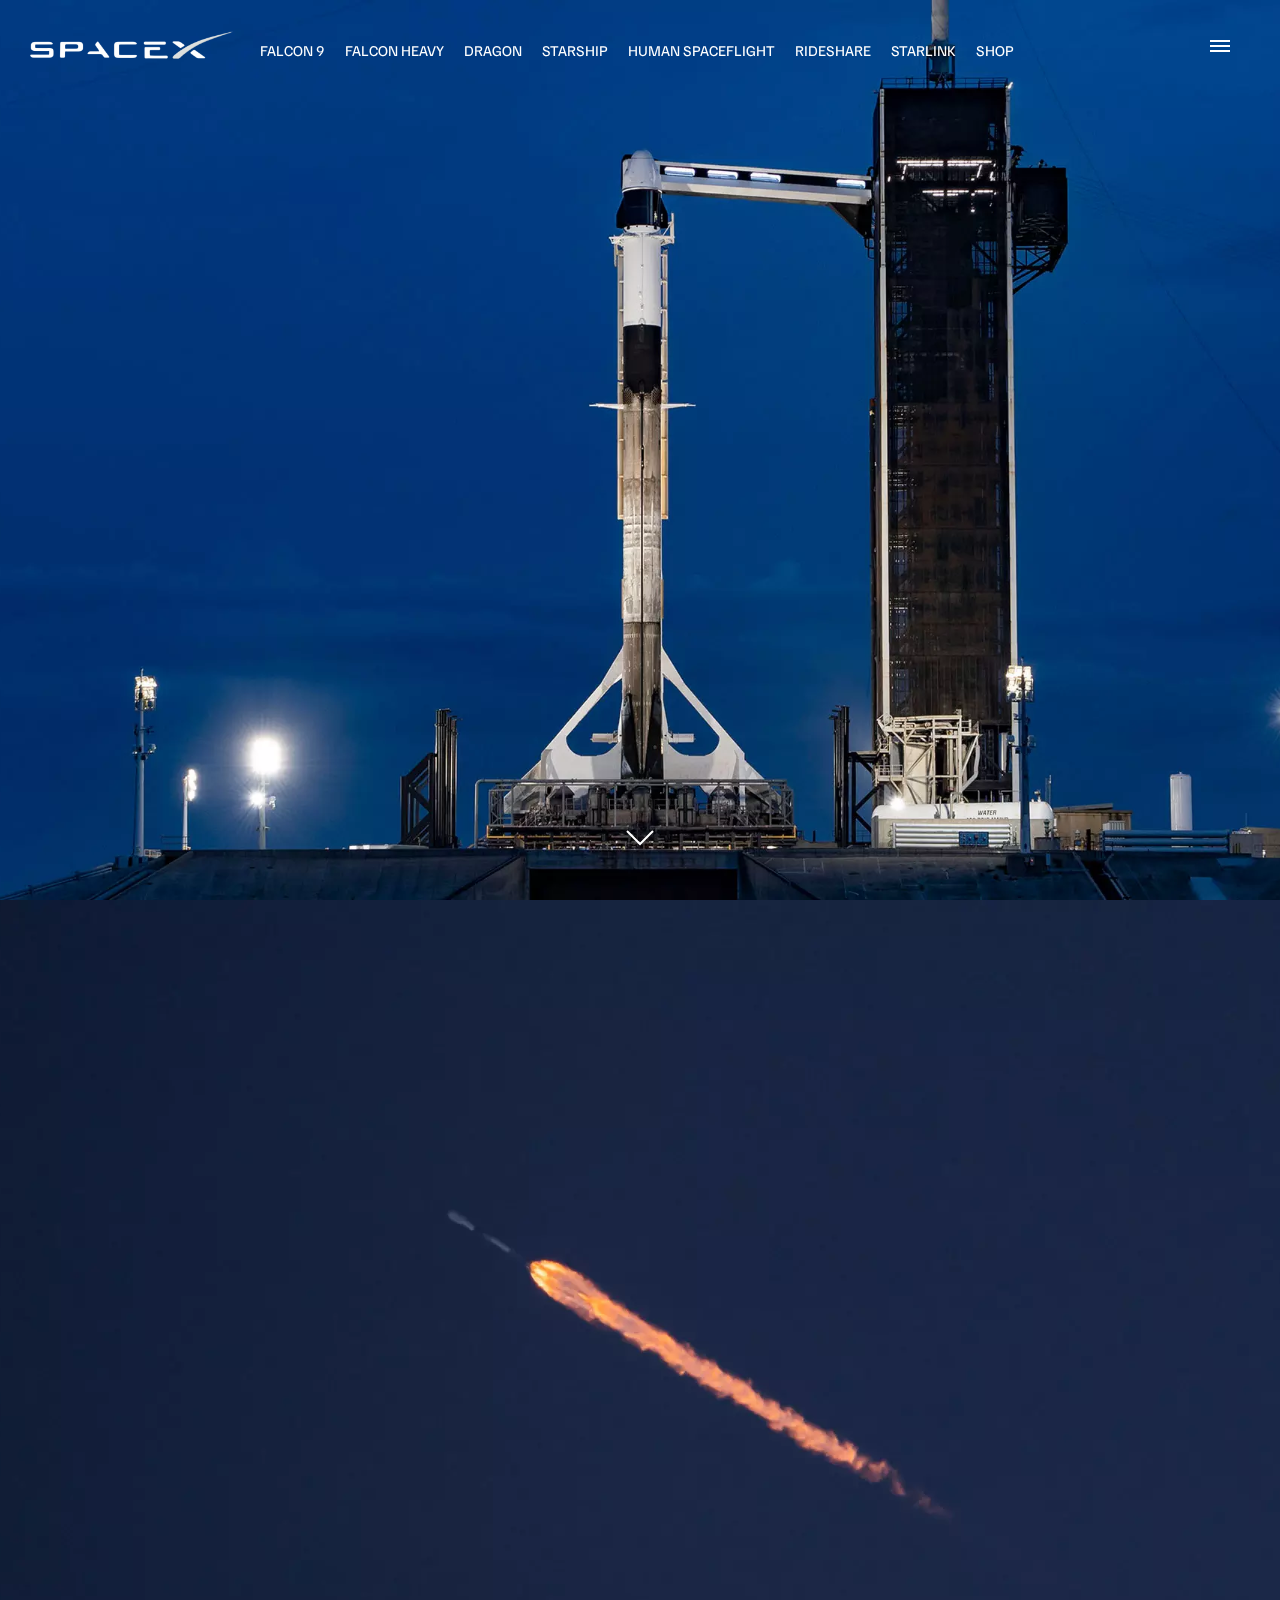
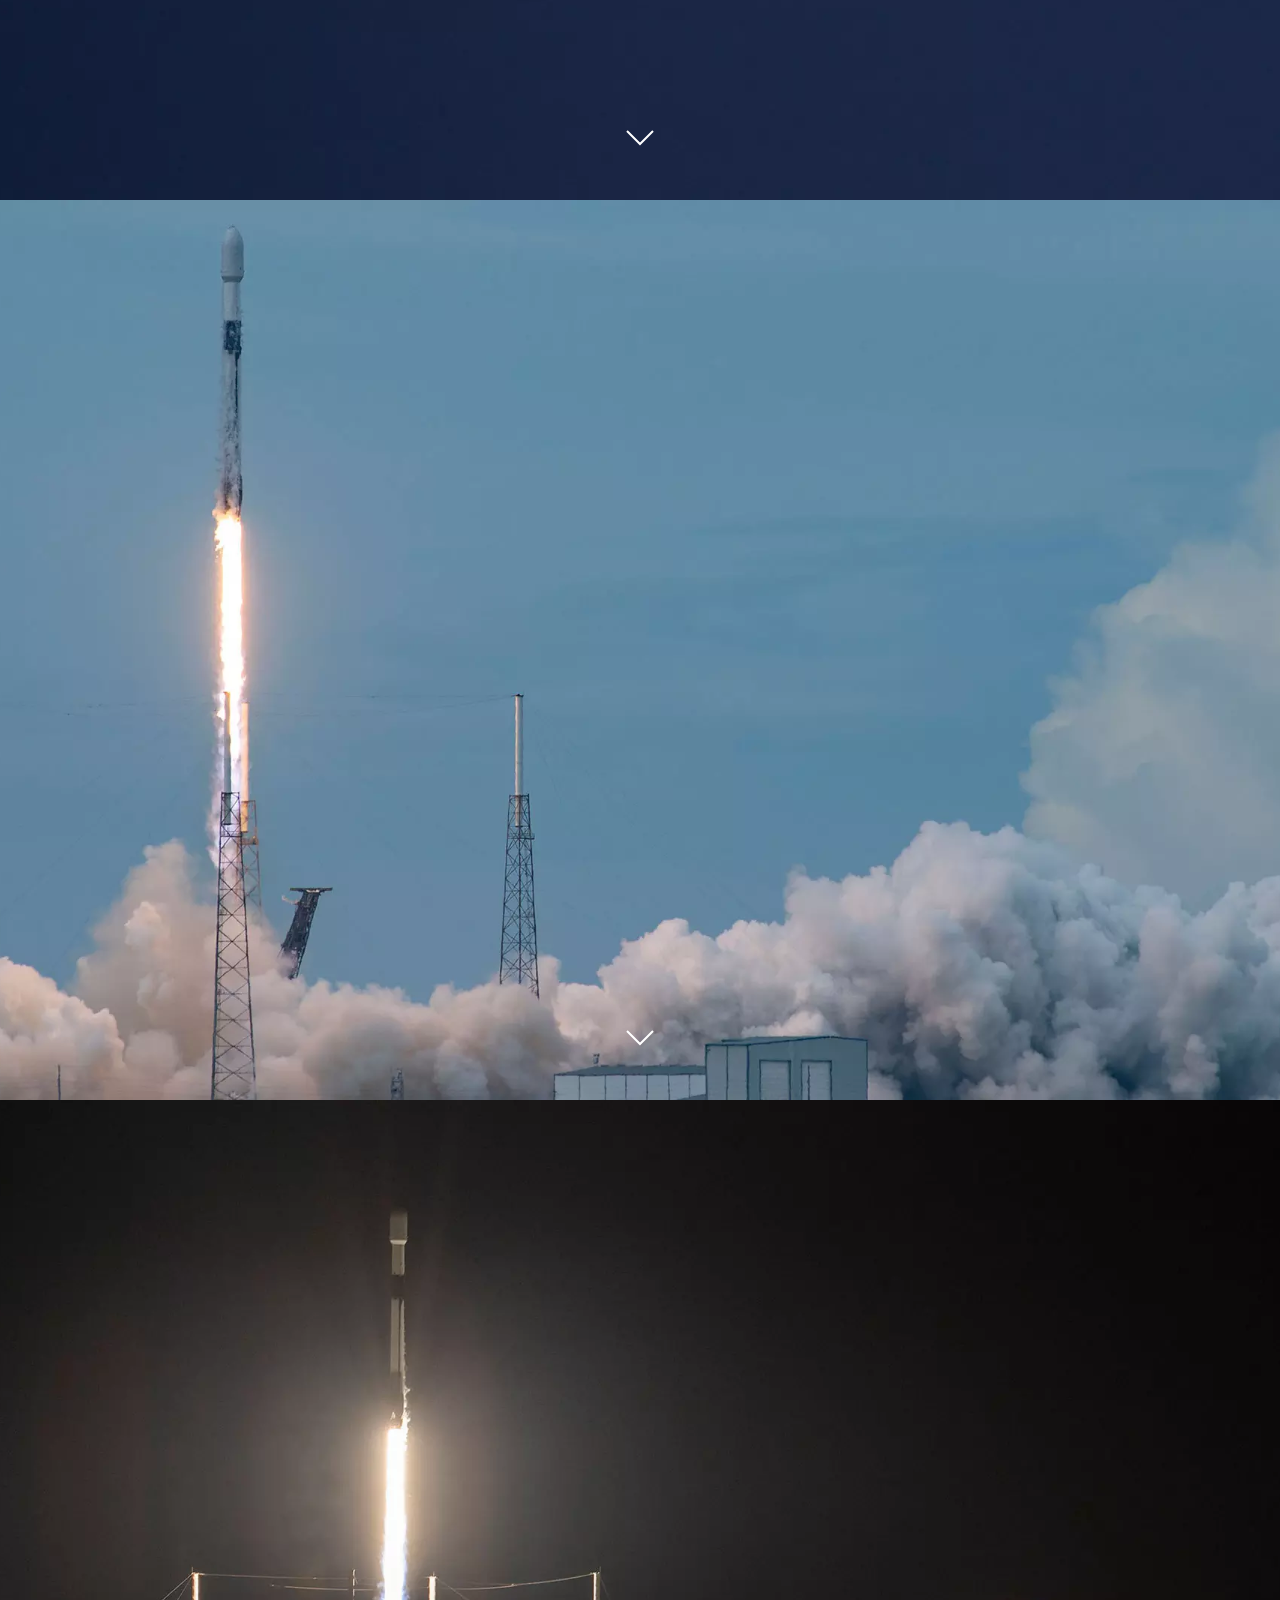
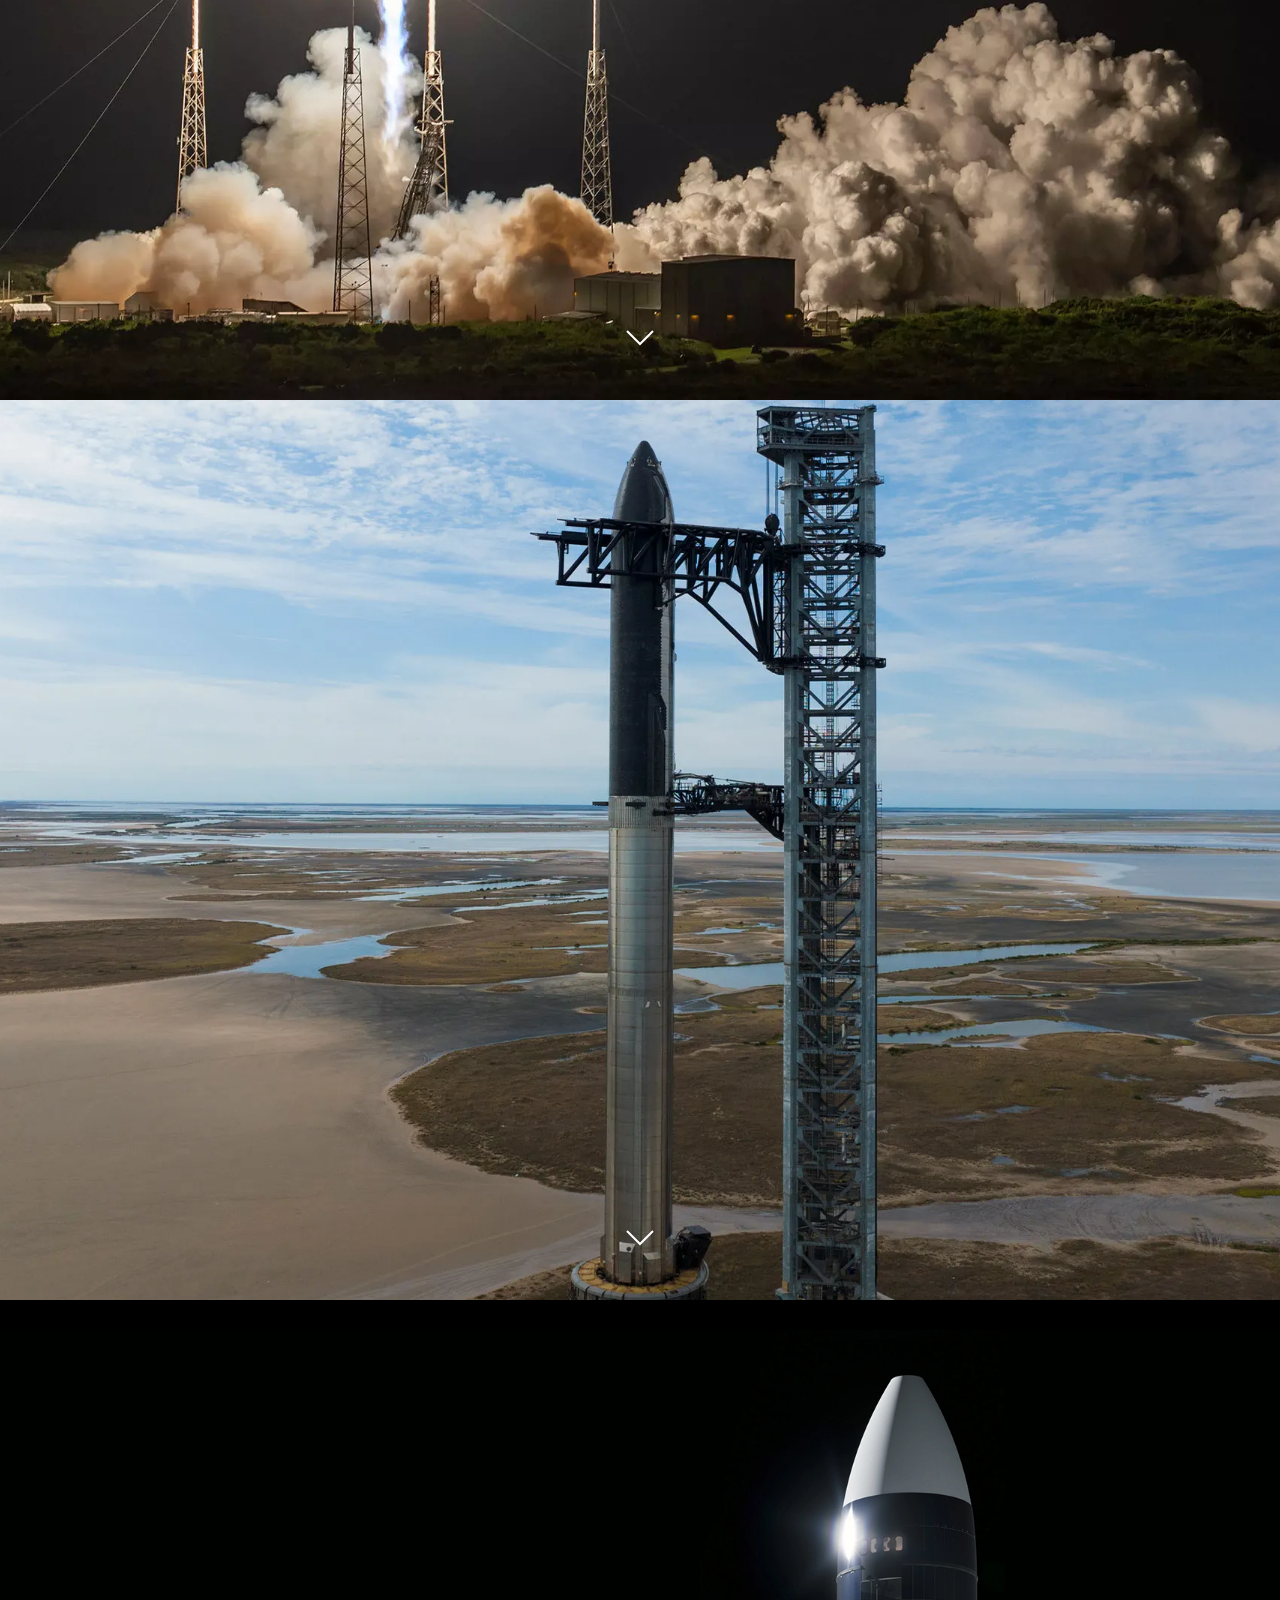
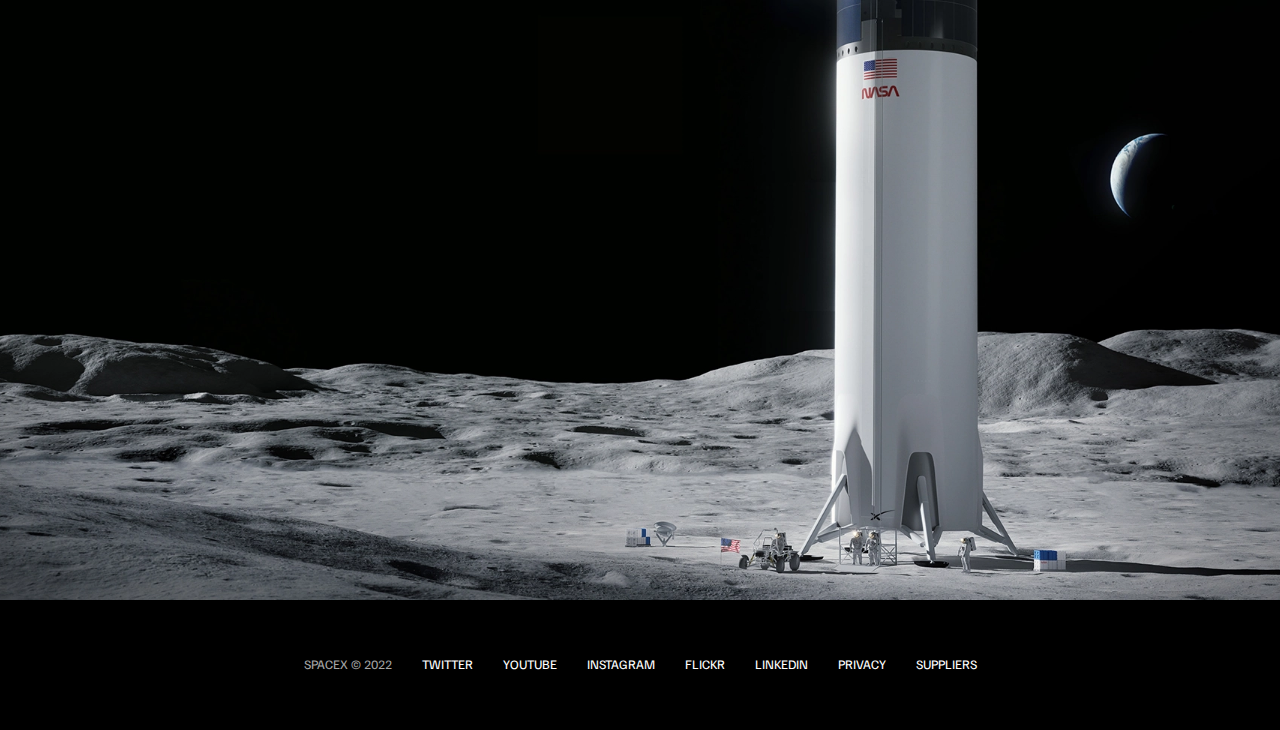
<file: index.html>
<!DOCTYPE html>
<html lang="en">
<head>
    <meta charset="UTF-8">
    <meta name="viewport" content="width=device-width, initial-scale=1.0">
    <link rel="stylesheet" href="style.css">
    <script src="script.js" defer></script>
    <title>SpaceX</title>
</head>
<body>
    <!-- Overlay -->
    <div id="overlay"></div>
    <div id="mobile-menu" class="mobile-main-menu">
        <nav>
            <ul>
                <li><a href="#">Mission</a></li>
                <li><a href="#">Launches</a></li>
                <li><a href="#">Careers</a></li>
                <li><a href="#">Updates</a></li>
                <li><a href="#">Shop</a></li>
                <li class="mobile-only"><a href="falcon9.html">Falcon 9</a></li>
                <li class="mobile-only"><a href="falcon-heavy.html">Falcon Heavy</a></li>
                <li class="mobile-only"><a href="dragon.html">Dragon</a></li>
                <li class="mobile-only"><a href="#">Starship</a></li>
                <li class="mobile-only"><a href="#">Human Spaceflight</a></li>
                <li class="mobile-only"><a href="#">Rideshare</a></li>
                <li class="mobile-only"><a href="#">Starlink</a></li>
            </ul>
        </nav>
    </div>
    <!-- Header -->
    <header id="main-header">
        <div class="container">
            <div id="logo">
                <a href="index.html">
                    <img src="img/logo.png" alt="SpaceX Logo">
                </a>
            </div>
            <nav id="desktop-main-menu">
                <ul>
                    <li><a href="falcon9.html">Falcon 9</a></li>
                    <li><a href="falcon-heavy.html">Falcon Heavy</a></li>
                    <li><a href="dragon.html">Dragon</a></li>
                    <li><a href="#">Starship</a></li>
                    <li><a href="#">Human Spaceflight</a></li>
                    <li><a href="#">Rideshare</a></li>
                    <li><a href="#">Starlink</a></li>
                    <li><a href="#">Shop</a></li>
                </ul>
            </nav>
        </div>
    </header>

    <button id="menu-btn" class="hamburger" type="button">
        <span class="hamburger-top"></span>
        <span class="hamburger-mid"></span>
        <span class="hamburger-bot"></span>
    </button>

    <!-- Section A -->
    <section id="section-a">
        <div class="section-inner inner-animate">
            <p>Upcoming Launch</p>
            <h1>CRS-25 Mission</h1>
            <a href="#" class="btn">Rewatch</a>
        </div>

        <div class="scroll-arrow">
            <svg width="30px" height="20px">
                <path
                    stroke="#ffffff"
                    fill="none"
                    stroke-width="2px"
                    d="M2.000,5.000 L15.000,18.000 L28.000,5.000"
                ></path>
            </svg>
        </div>
    </section>

    <!-- Section B -->
    <section id="section-b">
        <div class="section-inner">
            <p>Recent Launch</p>
            <h1>Starlink Mission</h1>
            <a href="#" class="btn">Rewatch</a>
        </div>

        <div class="scroll-arrow">
            <svg width="30px" height="20px">
                <path
                    stroke="#ffffff"
                    fill="none"
                    stroke-width="2px"
                    d="M2.000,5.000 L15.000,18.000 L28.000,5.000"
                ></path>
            </svg>
        </div>
    </section>

    <!-- Section C -->
    <section id="section-c">
        <div class="section-inner">
            <p>Recent Mission</p>
            <h1>SES-22 Mission</h1>
            <a href="#" class="btn">Rewatch</a>
        </div>

        <div class="scroll-arrow">
            <svg width="30px" height="20px">
                <path
                    stroke="#ffffff"
                    fill="none"
                    stroke-width="2px"
                    d="M2.000,5.000 L15.000,18.000 L28.000,5.000"
                ></path>
            </svg>
        </div>
    </section>

    <!-- Section D -->
    <section id="section-d">
        <div class="section-inner">
            <p>Recent Launch</p>
            <h1>Globalstar FM15 Mission</h1>
            <a href="#" class="btn">Rewatch</a>
        </div>

        <div class="scroll-arrow">
            <svg width="30px" height="20px">
                <path
                    stroke="#ffffff"
                    fill="none"
                    stroke-width="2px"
                    d="M2.000,5.000 L15.000,18.000 L28.000,5.000"
                ></path>
            </svg>
        </div>
    </section>

    <!-- Section E -->
    <section id="section-e">
        <div class="section-inner">
            <h1>Starship Update</h1>
            <a href="#" class="btn">Rewatch</a>
        </div>

        <div class="scroll-arrow">
            <svg width="30px" height="20px">
                <path
                    stroke="#ffffff"
                    fill="none"
                    stroke-width="2px"
                    d="M2.000,5.000 L15.000,18.000 L28.000,5.000"
                ></path>
            </svg>
        </div>
    </section>

    <!-- Section F -->
    <section id="section-f">
        <div class="section-inner">
            <h1>Starship to add NASA astronauts on the moon</h1>
            <a href="#" class="btn">Rewatch</a>
        </div>
    </section>

    <!-- Footer -->
    <footer id="main-footer">
        <ul>
            <li id="copyright">Spacex &copy; 2022</li>
            <li><a href="#">Twitter</a></li>
            <li><a href="#">Youtube</a></li>
            <li><a href="#">Instagram</a></li>
            <li><a href="#">Flickr</a></li>
            <li><a href="#">Linkedin</a></li>
            <li><a href="#">Privacy</a></li>
            <li><a href="#">Suppliers</a></li>
        </ul>
    </footer>
</body>
</html>
</file>
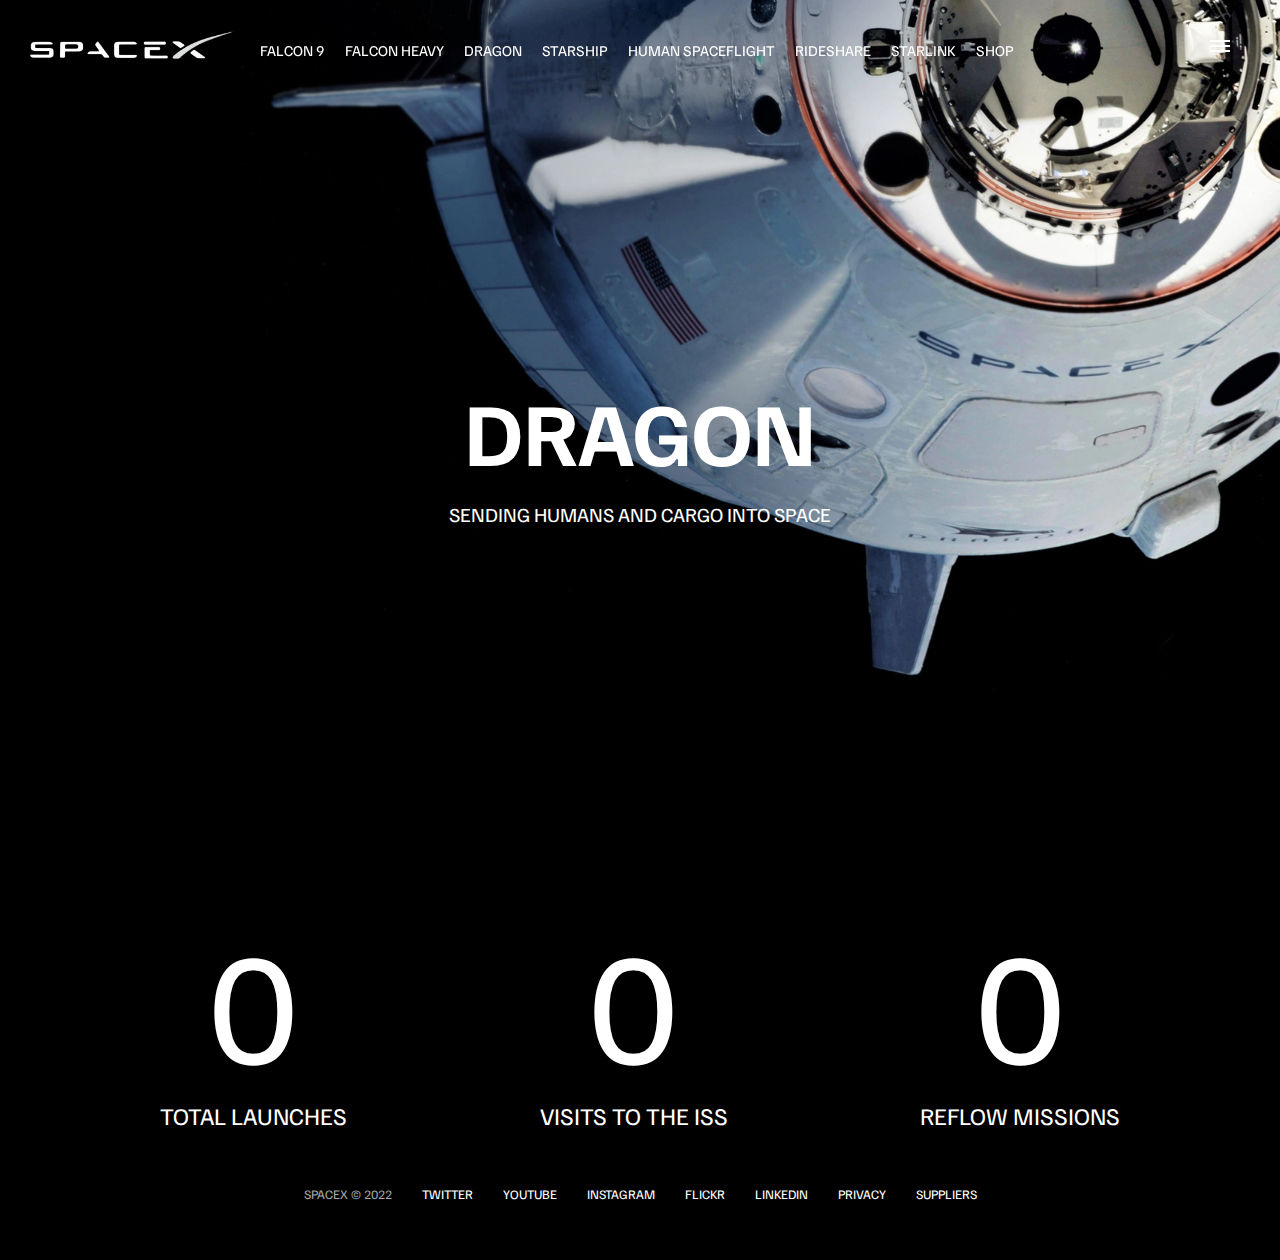
<file: dragon.html>
<!DOCTYPE html>
<html lang="en">
<head>
    <meta charset="UTF-8">
    <meta name="viewport" content="width=device-width, initial-scale=1.0">
    <link rel="stylesheet" href="style.css">
    <script src="script.js" defer></script>
    <title>SpaceX -  Dragon</title>
</head>
<body>
    <!-- Overlay -->
    <div id="overlay"></div>
    <div id="mobile-menu" class="mobile-main-menu">
        <nav>
            <ul>
                <li><a href="#">Mission</a></li>
                <li><a href="#">Launches</a></li>
                <li><a href="#">Careers</a></li>
                <li><a href="#">Updates</a></li>
                <li><a href="#">Shop</a></li>
                <li class="mobile-only"><a href="falcon9.html">Falcon 9</a></li>
                <li class="mobile-only"><a href="falcon-heavy.html">Falcon Heavy</a></li>
                <li class="mobile-only"><a href="dragon.html">Dragon</a></li>
                <li class="mobile-only"><a href="#">Starship</a></li>
                <li class="mobile-only"><a href="#">Human Spaceflight</a></li>
                <li class="mobile-only"><a href="#">Rideshare</a></li>
                <li class="mobile-only"><a href="#">Starlink</a></li>
            </ul>
        </nav>
    </div>
    <!-- Header -->
    <header id="main-header">
        <div class="container">
            <div id="logo">
                <a href="index.html">
                    <img src="img/logo.png" alt="SpaceX Logo">
                </a>
            </div>
            <nav id="desktop-main-menu">
                <ul>
                    <li><a href="falcon9.html">Falcon 9</a></li>
                    <li><a href="falcon-heavy.html">Falcon Heavy</a></li>
                    <li><a href="dragon.html">Dragon</a></li>
                    <li><a href="#">Starship</a></li>
                    <li><a href="#">Human Spaceflight</a></li>
                    <li><a href="#">Rideshare</a></li>
                    <li><a href="#">Starlink</a></li>
                    <li><a href="#">Shop</a></li>
                </ul>
            </nav>
        </div>
    </header>

    <button id="menu-btn" class="hamburger" type="button">
        <span class="hamburger-top"></span>
        <span class="hamburger-mid"></span>
        <span class="hamburger-bot"></span>
    </button>

    <!-- Section -->
    <section id="section-dragon" class="section-animate">  
    </section>
    <div class="section-inner-center">
        <h1>Dragon</h1>
        <p>Sending humans and cargo into space</p>
    </div>

    <!-- Stats -->
    <div id="stats">
        <div>
            <span class="counter" data-target="34">0</span>
            <h4>Total Launches</h4>
        </div>
        <div>
            <span class="counter" data-target="31">0</span>
            <h4>Visits to the ISS</h4>
        </div>
        <div>
            <span class="counter" data-target="13">0</span>
            <h4>Reflow Missions</h4>
        </div>
    </div>

     <!-- Footer -->
     <footer id="main-footer">
        <ul>
            <li id="copyright">Spacex &copy; 2022</li>
            <li><a href="#">Twitter</a></li>
            <li><a href="#">Youtube</a></li>
            <li><a href="#">Instagram</a></li>
            <li><a href="#">Flickr</a></li>
            <li><a href="#">Linkedin</a></li>
            <li><a href="#">Privacy</a></li>
            <li><a href="#">Suppliers</a></li>
        </ul>
    </footer>
</body>
</html>
</file>
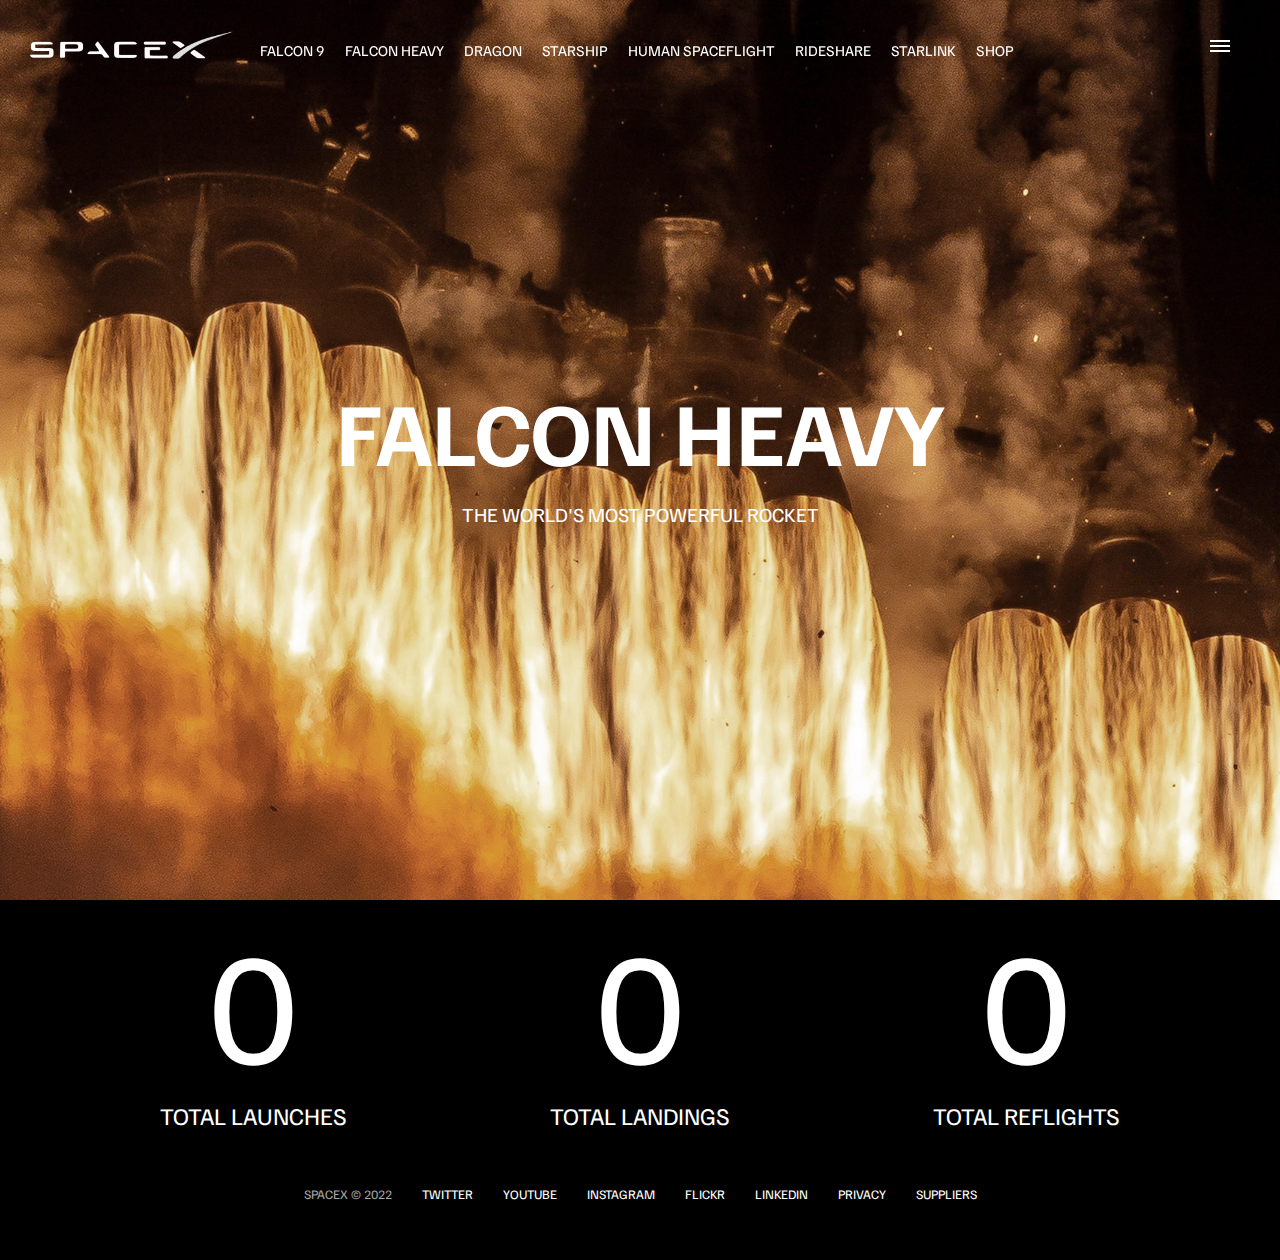
<file: falcon-heavy.html>
<!DOCTYPE html>
<html lang="en">
<head>
    <meta charset="UTF-8">
    <meta name="viewport" content="width=device-width, initial-scale=1.0">
    <link rel="stylesheet" href="style.css">
    <script src="script.js" defer></script>
    <title>SpaceX -  Falcon Heavy</title>
</head>
<body>
    <!-- Overlay -->
    <div id="overlay"></div>
    <div id="mobile-menu" class="mobile-main-menu">
        <nav>
            <ul>
                <li><a href="#">Mission</a></li>
                <li><a href="#">Launches</a></li>
                <li><a href="#">Careers</a></li>
                <li><a href="#">Updates</a></li>
                <li><a href="#">Shop</a></li>
                <li class="mobile-only"><a href="falcon9.html">Falcon 9</a></li>
                <li class="mobile-only"><a href="falcon-heavy.html">Falcon Heavy</a></li>
                <li class="mobile-only"><a href="dragon.html">Dragon</a></li>
                <li class="mobile-only"><a href="#">Starship</a></li>
                <li class="mobile-only"><a href="#">Human Spaceflight</a></li>
                <li class="mobile-only"><a href="#">Rideshare</a></li>
                <li class="mobile-only"><a href="#">Starlink</a></li>
            </ul>
        </nav>
    </div>
    <!-- Header -->
    <header id="main-header">
        <div class="container">
            <div id="logo">
                <a href="index.html">
                    <img src="img/logo.png" alt="SpaceX Logo">
                </a>
            </div>
            <nav id="desktop-main-menu">
                <ul>
                    <li><a href="falcon9.html">Falcon 9</a></li>
                    <li><a href="falcon-heavy.html">Falcon Heavy</a></li>
                    <li><a href="dragon.html">Dragon</a></li>
                    <li><a href="#">Starship</a></li>
                    <li><a href="#">Human Spaceflight</a></li>
                    <li><a href="#">Rideshare</a></li>
                    <li><a href="#">Starlink</a></li>
                    <li><a href="#">Shop</a></li>
                </ul>
            </nav>
        </div>
    </header>

    <button id="menu-btn" class="hamburger" type="button">
        <span class="hamburger-top"></span>
        <span class="hamburger-mid"></span>
        <span class="hamburger-bot"></span>
    </button>

    <!-- Section -->
    <section id="section-falcon-heavy" class="section-animate">  
    </section>
    <div class="section-inner-center">
        <h1>Falcon Heavy</h1>
        <p>The World's Most Powerful Rocket</p>
    </div>

    <!-- Stats -->
    <div id="stats">
        <div>
            <span class="counter" data-target="3">0</span>
            <h4>Total Launches</h4>
        </div>
        <div>
            <span class="counter" data-target="7">0</span>
            <h4>Total Landings</h4>
        </div>
        <div>
            <span class="counter" data-target="4">0</span>
            <h4>Total Reflights</h4>
        </div>
    </div>

     <!-- Footer -->
     <footer id="main-footer">
        <ul>
            <li id="copyright">Spacex &copy; 2022</li>
            <li><a href="#">Twitter</a></li>
            <li><a href="#">Youtube</a></li>
            <li><a href="#">Instagram</a></li>
            <li><a href="#">Flickr</a></li>
            <li><a href="#">Linkedin</a></li>
            <li><a href="#">Privacy</a></li>
            <li><a href="#">Suppliers</a></li>
        </ul>
    </footer>
</body>
</html>
</file>
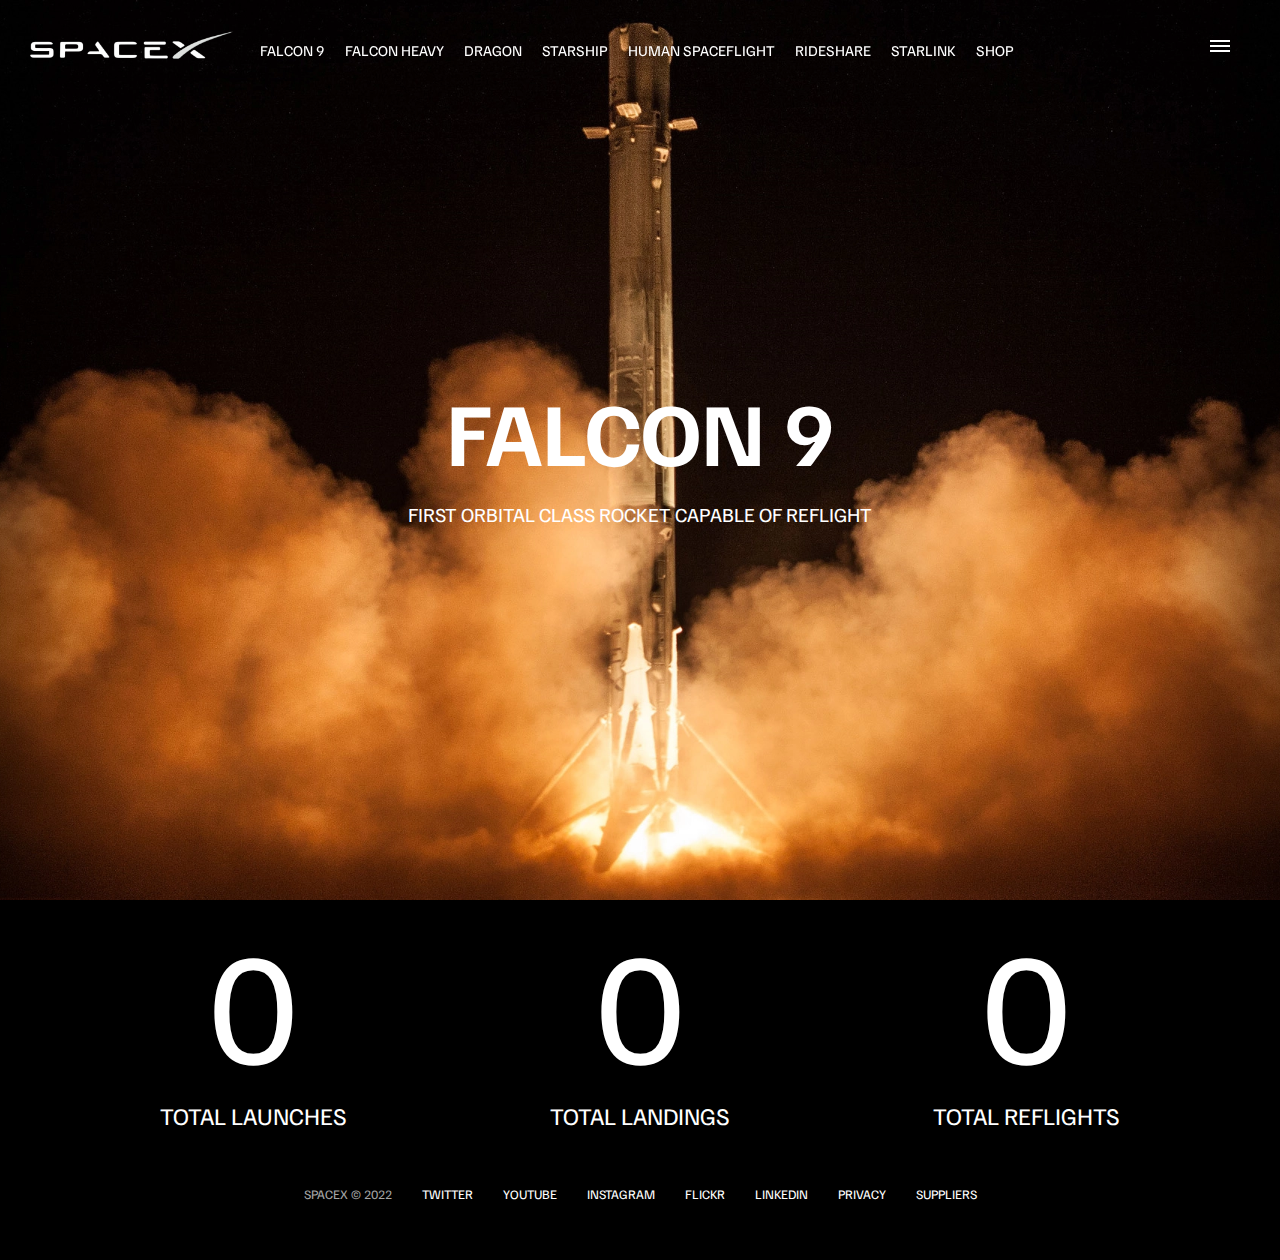
<file: falcon9.html>
<!DOCTYPE html>
<html lang="en">
<head>
    <meta charset="UTF-8">
    <meta name="viewport" content="width=device-width, initial-scale=1.0">
    <link rel="stylesheet" href="style.css">
    <script src="script.js" defer></script>
    <title>SpaceX -  Falcon 9</title>
</head>
<body>
    <!-- Overlay -->
    <div id="overlay"></div>
    <div id="mobile-menu" class="mobile-main-menu">
        <nav>
            <ul>
                <li><a href="#">Mission</a></li>
                <li><a href="#">Launches</a></li>
                <li><a href="#">Careers</a></li>
                <li><a href="#">Updates</a></li>
                <li><a href="#">Shop</a></li>
                <li class="mobile-only"><a href="falcon9.html">Falcon 9</a></li>
                <li class="mobile-only"><a href="falcon-heavy.html">Falcon Heavy</a></li>
                <li class="mobile-only"><a href="dragon.html">Dragon</a></li>
                <li class="mobile-only"><a href="#">Starship</a></li>
                <li class="mobile-only"><a href="#">Human Spaceflight</a></li>
                <li class="mobile-only"><a href="#">Rideshare</a></li>
                <li class="mobile-only"><a href="#">Starlink</a></li>
            </ul>
        </nav>
    </div>
    <!-- Header -->
    <header id="main-header">
        <div class="container">
            <div id="logo">
                <a href="index.html">
                    <img src="img/logo.png" alt="SpaceX Logo">
                </a>
            </div>
            <nav id="desktop-main-menu">
                <ul>
                    <li><a href="falcon9.html">Falcon 9</a></li>
                    <li><a href="falcon-heavy.html">Falcon Heavy</a></li>
                    <li><a href="dragon.html">Dragon</a></li>
                    <li><a href="#">Starship</a></li>
                    <li><a href="#">Human Spaceflight</a></li>
                    <li><a href="#">Rideshare</a></li>
                    <li><a href="#">Starlink</a></li>
                    <li><a href="#">Shop</a></li>
                </ul>
            </nav>
        </div>
    </header>

    <button id="menu-btn" class="hamburger" type="button">
        <span class="hamburger-top"></span>
        <span class="hamburger-mid"></span>
        <span class="hamburger-bot"></span>
    </button>

    <!-- Section -->
    <section id="section-falcon-9" class="section-animate">  
    </section>
    <div class="section-inner-center">
        <h1>Falcon 9</h1>
        <p>First Orbital Class Rocket Capable of Reflight</p>
    </div>

    <!-- Stats -->
    <div id="stats">
        <div>
            <span class="counter" data-target="3">0</span>
            <h4>Total Launches</h4>
        </div>
        <div>
            <span class="counter" data-target="7">0</span>
            <h4>Total Landings</h4>
        </div>
        <div>
            <span class="counter" data-target="4">0</span>
            <h4>Total Reflights</h4>
        </div>
    </div>

     <!-- Footer -->
     <footer id="main-footer">
        <ul>
            <li id="copyright">Spacex &copy; 2022</li>
            <li><a href="#">Twitter</a></li>
            <li><a href="#">Youtube</a></li>
            <li><a href="#">Instagram</a></li>
            <li><a href="#">Flickr</a></li>
            <li><a href="#">Linkedin</a></li>
            <li><a href="#">Privacy</a></li>
            <li><a href="#">Suppliers</a></li>
        </ul>
    </footer>
</body>
</html>
</file>
<file: style.css>
@import url('https://fonts.googleapis.com/css2?family=Familjen+Grotesk:wght@500;600;700&display=swap');

*, *::before, *::after{
    margin: 0;
    padding: 0;
    box-sizing: border-box;
}

body{
    font-family: 'Familjen Grotesk', sans-serif;
    background-color: #000;
    color: #fff;
}

a{
    text-decoration: none;
    color: #fff;
}

ul{
    list-style: none;
}

/* Animations */
@keyframes slideInFromBottom{
    0%{
        opacity: 0%;
        transform: translateY(100px);
    }
    100%{
        opacity: 100%;
        transform: translateY(0);
    }
}

@keyframes fadeIn{
    0%{
        opacity: 0;
    }
    100%{
        opacity: 1;
    }
}

/* @keyframes lightened{
    0%{
        background-color: rgba(0,0,0,0.5);
    }
    100%{
        background-color: rgba(0,0,0,0);
    }
} */

@keyframes fadeBounce{
    0%, 100%{
        opacity: 0;
        transform: translate(-50%, 0);
    }
    25%{
        opacity: 1;
        transform: translate(-50%, 0);
    }
    60%{
        opacity: 1;
        transform: translate(-50%, 15px);
    }
    75%{
        opacity: 0;
        transform: translate(-50%, 15px);
    }

}

/* General */
.container{
    max-width: 1400px;
    margin: 0 auto;
    padding: 0 30px;
}

section{
    position: relative;
    height: 100vh;
    background-position: center center;
    background-repeat: no-repeat;
    background-size: cover;
    text-transform: uppercase;
}

.btn{
    position: relative;
    display: inline-block;
    border: 2px #fff solid;
    text-align: center;
    min-width: 130px;
    padding: 15px 50px;
    margin-top: 10px;
    text-transform: uppercase;
    font-weight: bold;
    z-index: 2;
    transition: color 0.2s ease-out;
}

/* Header */
#main-header{
    position: fixed;
    top: 0;
    left: 0;
    width: 100%;
    font-size: 15px;
    text-transform: uppercase;
    z-index: 3;
}

.header-hidden {
    opacity: 0;
    transition: opacity 0.3s;
    pointer-events: none;
}

.header-shown {
    opacity: 1;
    transition: opacity 0.3s;
}

#main-header .container{
    display: flex;
    align-items: center;
    max-width: 1400px;
    margin: 0 auto;
    height: 100px;
}

#main-header ul{
    display: flex;
    flex-wrap: wrap;
    text-align: center;
}

#main-header ul a{
    position: relative;
    margin-left: 20px;
    padding-bottom: 2px;
}

#logo{
    width: 210px;
    height: auto;
}

#logo img{
    display: block;
    width: 100%;
}

#desktop-main-menu ul a::after{
    content: '';
    position: absolute;
    bottom: 0;
    left: 0;
    width: 100%;
    height: 1px;
    background-color: #fff;
    transform: scaleX(0);
    transition: transform 0.3s ease-out;
    transform-origin: right center;    
}

#desktop-main-menu ul a:hover::after{
    transform: scaleX(1);
    transform-origin: left center;
    transition-duration: 0.3s;
}

/* Hamburger */
.hamburger{
    position: fixed;
    top: 40px;
    right: 50px;
    width: 20px;
    height: 20px;
    z-index: 10;
    cursor: pointer;
    background: none;
    border: none;
    transition: transform 0.5s;
}

.hamburger-top,
.hamburger-mid,
.hamburger-bot{
    position: absolute;
    width: 20px;
    height: 2px;
    top: 0;
    left: 0;
    background: #fff;
    transition: 0.5s;
}
.hamburger-mid{
    transform: translateY(5px);
}
.hamburger-bot{
    transform: translateY(10px);
}

.open{
    transform: rotate(90deg);
}
.open .hamburger-top{
    transform: rotate(45deg) translateY(6px) translateX(6px);
}
.open .hamburger-mid{
    opacity: 0;
}
.open .hamburger-bot{
    transform: rotate(-45deg) translateY(6px) translateX(-6px);
}
/* Overlay */

.overlay-show{
    position: fixed;
    top: 0;
    left: 0;
    width: 100%;
    height: 100%;
    z-index: 3;
    background-color: rgba(0,0,0,0.5);
    transition: background-color 0.5s linear;
}
/* .overlay-hide{
    animation: lightened 0.5s linear;
} */

.mobile-only{
    display: none;
}

.mobile-main-menu{
    position: fixed;
    top: 0;
    right: 0;
    width: 350px;
    height: 100%;
    background: #000;
    z-index: 4;
    display: flex;
    justify-content: center;
    align-items: start;

    transform: translateX(100%);
    transition: transform 1s cubic-bezier(0.19, 1, 0.22, 1);
}

.show-menu{
    transform: translateX(0%);
}

.mobile-main-menu nav{
    width: 100%;
}

.mobile-main-menu ul{
    display: flex;
    flex-direction: column;
    align-items: end;
    justify-content: center;
    padding: 50px;
    padding-top: 80px;
}

.mobile-main-menu ul li{
    text-transform: uppercase;
    font-size: 17px;
    font-weight: 300;
    margin-bottom: 12px;
    border-bottom: dotted 1px #8b8b8b;
    width: 100%;
    text-align: right;
    padding-bottom: 12px;
    
}

.show-menu ul li{
    animation: slideInFromBottom 0.5s;
    animation-fill-mode: both;
}
.show-menu ul li:nth-child(2){
    animation-delay: 0.06s;
}
.show-menu ul li:nth-child(3){
    animation-delay: 0.12s;
}
.show-menu ul li:nth-child(4){
    animation-delay: 0.18s;
}
.show-menu ul li:nth-child(5){
    animation-delay: 0.24s;
}
.show-menu ul li:nth-child(6){
    animation-delay: 0.3s;
}
.show-menu ul li:nth-child(7){
    animation-delay: 0.36s;
}
.show-menu ul li:nth-child(8){
    animation-delay: 0.42s;
}
.show-menu ul li:nth-child(9){
    animation-delay: 0.48s;
}
.show-menu ul li:nth-child(10){
    animation-delay: 0.54s;
}
.show-menu ul li:nth-child(11){
    animation-delay: 0.6s;
}
.show-menu ul li:nth-child(12){
    animation-delay: 0.66s;
}

.mobile-main-menu ul li a{
    transition: color 0.5s;
}

.mobile-main-menu ul li a:hover{
    color: #a5a5a5;
}
/* Sections */

.section-inner{
    position: absolute;
    bottom: 150px;
    left: 300px;
    padding-right: 50px;
}

.section-inner p{
    font-size: 22px;
    margin-bottom: 5px;
    font-weight: 300;
    opacity: 0;
}

.section-inner h1{
    font-size: 50px;
    font-weight: 700;
    margin-bottom: 20px;
    opacity: 0;
}

.section-inner .btn{
    opacity: 0;
}

.scroll-arrow{
    position: absolute;
    bottom: 50px;
    left: 50%;
    transform: translateX(-50%);
    animation: fadeBounce 3s infinite;
}

        /* Animations */

.section-inner .btn:hover{
    color: #000;
}

.section-inner .btn::after{
    content: '';
    position: absolute;
    bottom: 0;
    left: 0;
    width: 100%;
    height: 100%;
    background-color: #fff;
    z-index: -1;
    transform: scaleY(0);
    transition: transform 0.2s ease-out;
    transform-origin: top;
}

.section-inner .btn:hover::after{
    transform: scaleY(1);
    transform-origin: bottom;
}

.inner-animate p{
    animation: slideInFromBottom 0.8s ease;
    animation-fill-mode: both;
}

.inner-animate h1{
    animation: slideInFromBottom 0.8s ease 0.15s;
    animation-fill-mode: both;
}

.inner-animate .btn{
    animation: slideInFromBottom 0.8s ease 0.3s;
    animation-fill-mode: both;
}

/* Section Images */
#section-a{
    background-image: url('img/section-a.webp');
}

#section-b{
    background-image: url('img/section-b.webp');
}

#section-c{
    background-image: url('img/section-c.webp');
}

#section-d{
    background-image: url('img/section-d.webp');
}

#section-e{
    background-image: url('img/section-e.webp');
}

#section-f{
    background-image: url('img/section-f.webp');
}

#section-falcon-9{
    background-image: url('img/falcon-9.webp');
}

#section-falcon-heavy{
    background-image: url('img/falcon-heavy.webp');
}

#section-dragon{
    background-image: url('img/dragon.webp');
}

/* Footer */
#main-footer{
    position: relative;
    padding: 55px 0;
}

#main-footer ul{
    display: flex;
    justify-content: center;
    align-items: center;
    flex-wrap: wrap;
    gap: 30px;
}

#main-footer ul li{
    color: #a5a5a5;
    text-transform: uppercase;
    font-size: 13px;
    line-height: 1.5;
}

#main-footer ul li a{
    transition: color 0.5s;
}

#main-footer ul li a:hover{
    color: #8b8b8b;
}

/* Inner pages */
.section-animate{
    animation: fadeIn 2s ease-in-out;
}

.section-inner-center{
    position: absolute;
    top: 50%;
    left: 50%;
    transform: translate(-50%, -50%);
    text-transform: uppercase;
    text-align: center;
}

.section-inner-center h1{
    font-size: 90px;
    margin-bottom: 15px;
    animation: slideInFromBottom 0.5s ease-in-out;
}

.section-inner-center p{
    font-size: 20px;
    animation: slideInFromBottom 0.5s ease-in-out 0.2s;
    animation-fill-mode: both;
}

/* Stats */
#stats {
    max-width: 960px;
    margin: 0 auto;
    display: flex;
    justify-content: space-between;
    align-items: center;
    text-align: center;
    text-transform: uppercase;
}

#stats span{
    font-size: 160px;
}

#stats h4{
    font-size: 24px;
    font-weight: 300;
}

/* Media Queries */
@media (max-width: 1100px) {
    /* reduce margin */
    #main-header ul a{
        margin-left: 75px;
    }
}

@media (max-width: 960px) {
    .section-inner{
        left: 150px;
    }
    .section-inner p{
        font-size: 16px;
        margin-bottom: 5px;
    }
    
    .section-inner h1{
        font-size: 36px;
        margin-bottom: 0px;
    }

    #main-footer{
        padding-top: 65px;
    }

    #copyright{
        position: absolute;
        top: 25px;
    }

    .mobile-only{
        display: block;
    }
    /* hide menu */
    #desktop-main-menu{
        display: none;
    }
    #main-header .container{
        justify-content: center;
        height: 60px;
    }
    #logo{
        width: 150px;
    }
    .hamburger{
        top: 20px;
    }
    .mobile-main-menu ul{
        padding: 50px;
    }
    /* Inner pages */
    .section-inner-center h1{
        font-size: 75px;
    }

}

@media (max-width: 600px) {
    .section-inner{
        bottom: 80px;
        left: 30px;
    }

    /* Inner pages */
    .section-inner-center h1{
        font-size: 50px;
    }

    #stats{
        flex-direction: column;
    }

    #stats div{
        margin-bottom: 20px;
    }
}
</file>
